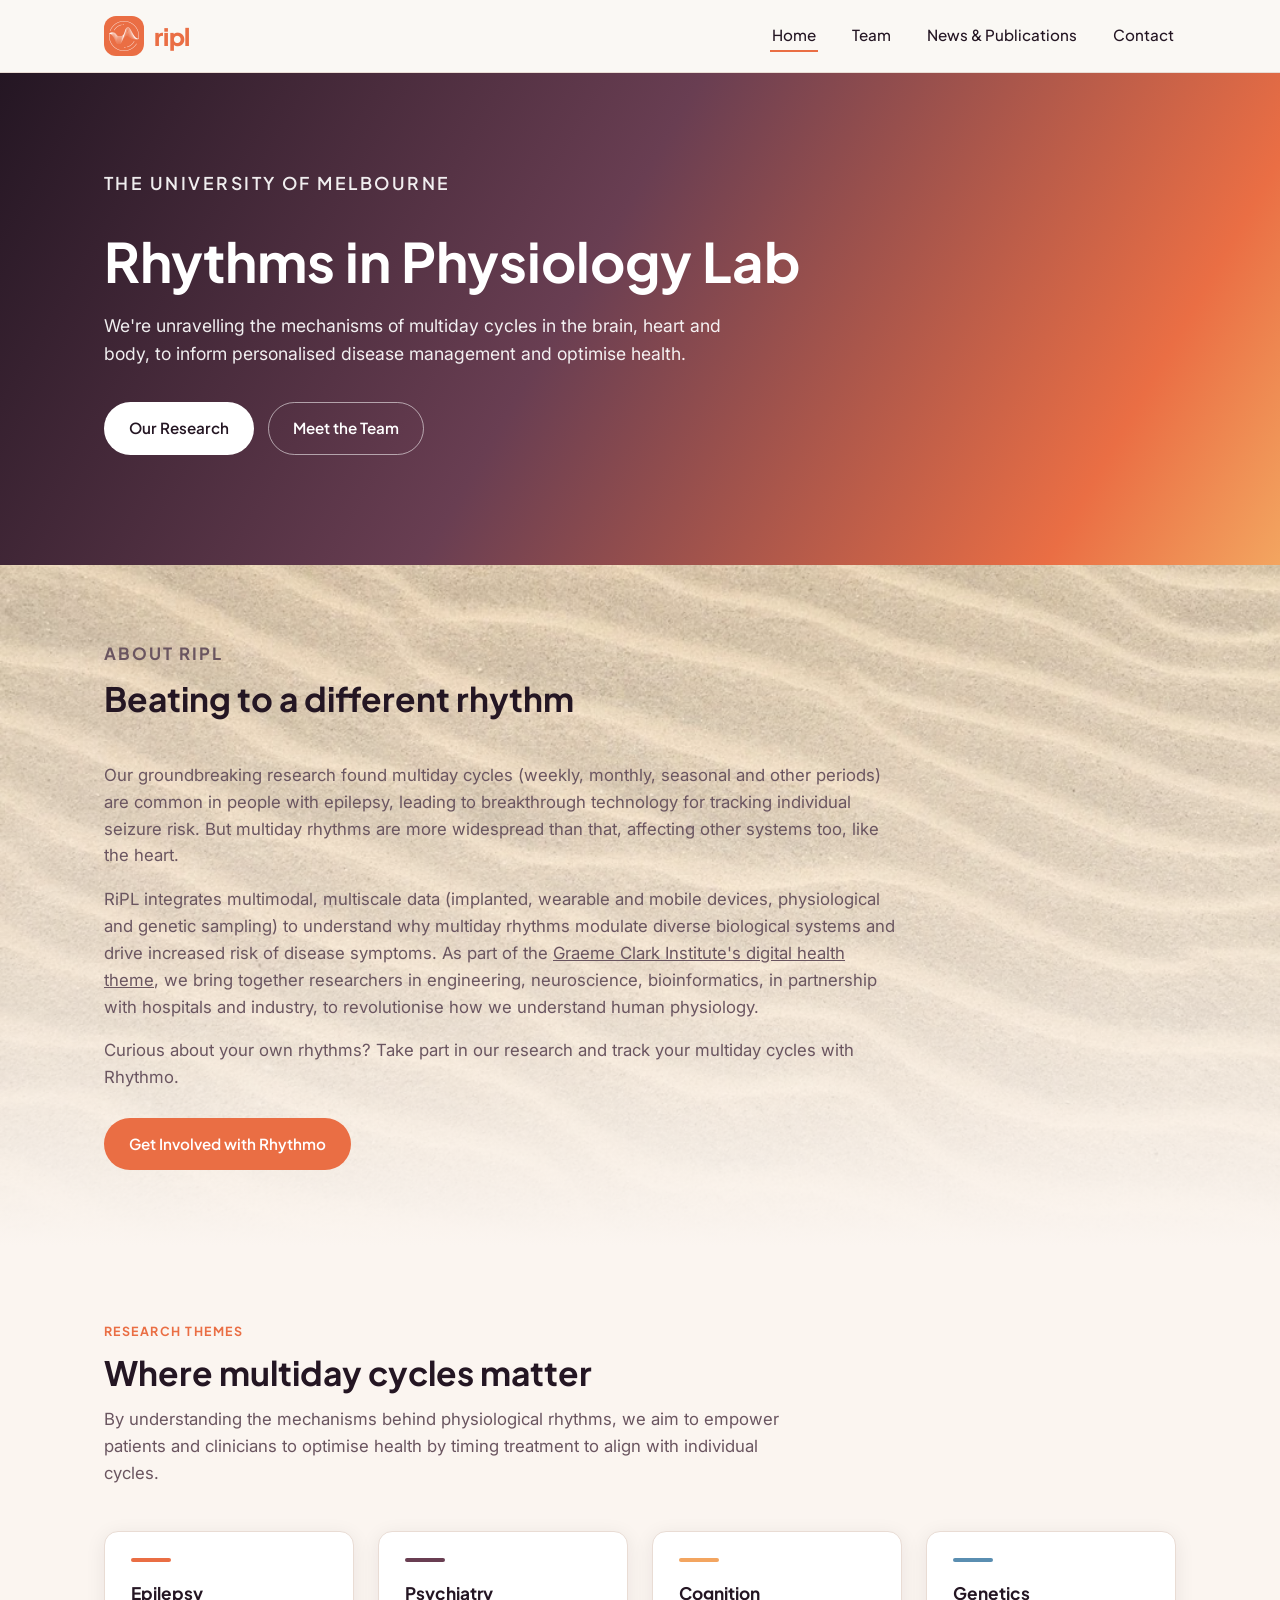
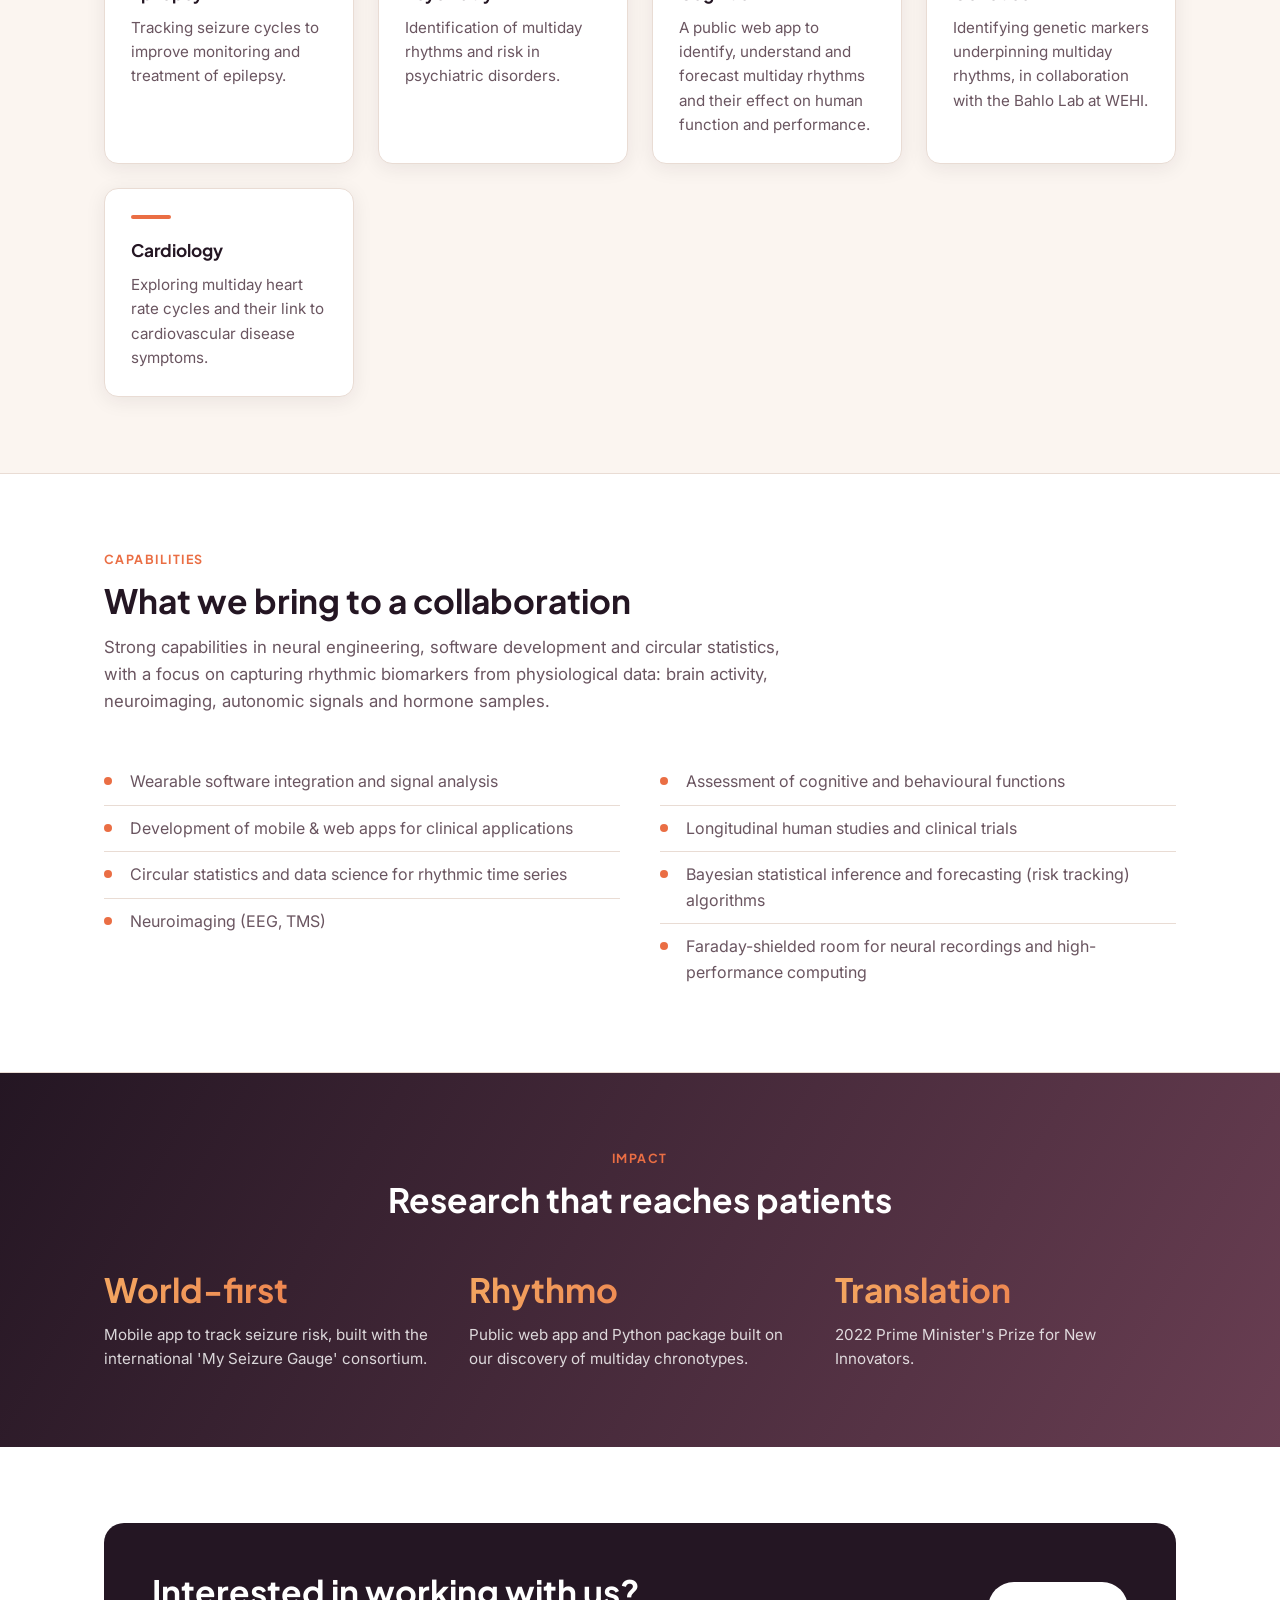
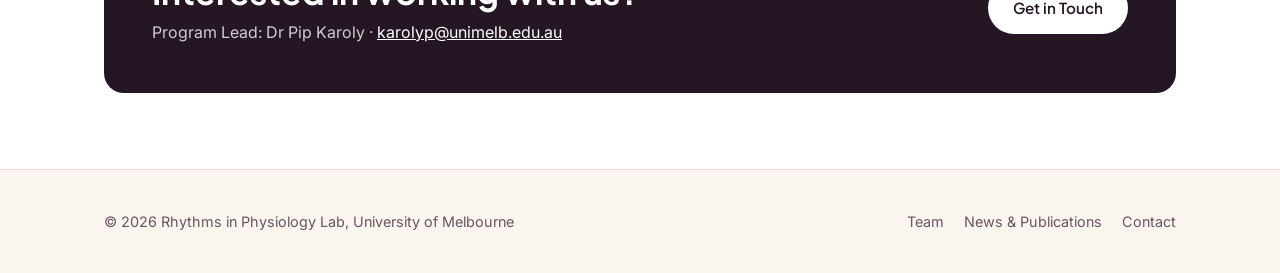
<file: index.html>
<!DOCTYPE html>
<html lang="en">
<head>
<meta charset="UTF-8">
<meta name="viewport" content="width=device-width, initial-scale=1.0">
<title>RiPL | Rhythms in Physiology Lab</title>
<meta name="description" content="The Rhythms in Physiology Lab (RiPL) at the University of Melbourne studies multiday cycles in the brain, heart and body to inform personalised disease management.">
<link rel="stylesheet" href="css/style.css?v=8">
<link rel="preconnect" href="https://fonts.googleapis.com">
<link rel="preconnect" href="https://fonts.gstatic.com" crossorigin>
<link href="https://fonts.googleapis.com/css2?family=Plus+Jakarta+Sans:wght@600;700;800&family=Inter:wght@400;500;600&display=swap" rel="stylesheet">
<link rel="icon" type="image/png" href="[data-uri]">
</head>
<body>

<header class="site-header">
  <nav class="nav">
    <a href="index.html" class="logo" aria-label="Rhythms in Physiology Lab (RiPL) home"><span class="logo-chip"><img src="assets/logo-mark.png" alt=""></span><span class="logo-word">ripl</span></a>
    <button class="nav-toggle" aria-label="Toggle navigation" aria-expanded="false">
      <span></span><span></span><span></span>
    </button>
    <ul class="nav-links">
      <li><a href="index.html" aria-current="page">Home</a></li>
      <li><a href="team.html">Team</a></li>
      <li><a href="publications.html">News &amp; Publications</a></li>
      <li><a href="index.html#contact">Contact</a></li>
    </ul>
  </nav>
</header>

<section class="hero">
  <div class="hero-inner">
    <p class="eyebrow">The University of Melbourne</p>
    <h1>Rhythms in Physiology Lab</h1>
    <p>We're unravelling the mechanisms of multiday cycles in the brain, heart and body, to inform personalised disease management and optimise health.</p>
    <div class="btn-row">
      <a href="#research" class="btn btn-primary">Our Research</a>
      <a href="team.html" class="btn btn-secondary">Meet the Team</a>
    </div>
  </div>
</section>

<section class="about-section">
  <div class="wrap">
    <div class="section-head">
      <p class="eyebrow-dark">About RiPL</p>
      <h2>Beating to a different rhythm</h2>
    </div>
    <p>Our groundbreaking research found multiday cycles (weekly, monthly, seasonal and other periods) are common in people with epilepsy, leading to breakthrough technology for tracking individual seizure risk. But multiday rhythms are more widespread than that, affecting other systems too, like the heart.</p>
    <p>RiPL integrates multimodal, multiscale data (implanted, wearable and mobile devices, physiological and genetic sampling) to understand why multiday rhythms modulate diverse biological systems and drive increased risk of disease symptoms. As part of the <a href="https://clarkinstitute.unimelb.edu.au/research/digital-health-technologies-and-simulation" target="_blank" rel="noopener">Graeme Clark Institute's digital health theme</a>, we bring together researchers in engineering, neuroscience, bioinformatics, in partnership with hospitals and industry, to revolutionise how we understand human physiology.</p>
    <p>Curious about your own rhythms? Take part in our research and track your multiday cycles with Rhythmo.</p>
    <a class="btn btn-cta" href="https://rhythmo.me" target="_blank" rel="noopener">Get Involved with Rhythmo</a>
  </div>
</section>

<section id="research">
  <div class="wrap">
    <div class="section-head">
      <p class="eyebrow-dark">Research Themes</p>
      <h2>Where multiday cycles matter</h2>
      <p class="lede">By understanding the mechanisms behind physiological rhythms, we aim to empower patients and clinicians to optimise health by timing treatment to align with individual cycles.</p>
    </div>
    <div class="grid research-grid">
      <div class="card">
        <div class="card-top-bar"></div>
        <h3>Epilepsy</h3>
        <p>Tracking seizure cycles to improve monitoring and treatment of epilepsy.</p>
      </div>
      <div class="card">
        <div class="card-top-bar"></div>
        <h3>Psychiatry</h3>
        <p>Identification of multiday rhythms and risk in psychiatric disorders.</p>
      </div>
      <div class="card">
        <div class="card-top-bar"></div>
        <h3>Cognition</h3>
        <p>A public web app to identify, understand and forecast multiday rhythms and their effect on human function and performance.</p>
      </div>
      <div class="card">
        <div class="card-top-bar"></div>
        <h3>Genetics</h3>
        <p>Identifying genetic markers underpinning multiday rhythms, in collaboration with the Bahlo Lab at WEHI.</p>
      </div>
      <div class="card">
        <div class="card-top-bar"></div>
        <h3>Cardiology</h3>
        <p>Exploring multiday heart rate cycles and their link to cardiovascular disease symptoms.</p>
      </div>
    </div>
  </div>
</section>

<section class="capabilities">
  <div class="wrap">
    <div class="section-head">
      <p class="eyebrow-dark">Capabilities</p>
      <h2>What we bring to a collaboration</h2>
      <p class="lede">Strong capabilities in neural engineering, software development and circular statistics, with a focus on capturing rhythmic biomarkers from physiological data: brain activity, neuroimaging, autonomic signals and hormone samples.</p>
    </div>
    <div class="cap-cols">
      <ul>
        <li>Wearable software integration and signal analysis</li>
        <li>Development of mobile &amp; web apps for clinical applications</li>
        <li>Circular statistics and data science for rhythmic time series</li>
        <li>Neuroimaging (EEG, TMS)</li>
      </ul>
      <ul>
        <li>Assessment of cognitive and behavioural functions</li>
        <li>Longitudinal human studies and clinical trials</li>
        <li>Bayesian statistical inference and forecasting (risk tracking) algorithms</li>
        <li>Faraday-shielded room for neural recordings and high-performance computing</li>
      </ul>
    </div>
  </div>
</section>

<section class="stats">
  <div class="wrap">
    <div class="section-head center">
      <p class="eyebrow-dark">Impact</p>
      <h2>Research that reaches patients</h2>
    </div>
    <div class="grid">
      <div class="stat-block">
        <p class="stat-num">World-first</p>
        <p>Mobile app to track seizure risk, built with the international 'My Seizure Gauge' consortium.</p>
      </div>
      <div class="stat-block">
        <p class="stat-num">Rhythmo</p>
        <p>Public web app and Python package built on our discovery of multiday chronotypes.</p>
      </div>
      <div class="stat-block">
        <p class="stat-num">Translation</p>
        <p>2022 Prime Minister's Prize for New Innovators.</p>
      </div>
    </div>
  </div>
</section>

<section class="contact-band" id="contact">
  <div class="wrap">
    <div class="contact-card">
      <div>
        <h2>Interested in working with us?</h2>
        <p>Program Lead: Dr Pip Karoly · <a href="mailto:karolyp@unimelb.edu.au" style="color:#fff;">karolyp@unimelb.edu.au</a></p>
      </div>
      <a class="btn btn-primary" href="mailto:karolyp@unimelb.edu.au">Get in Touch</a>
    </div>
  </div>
</section>

<footer>
  <div class="wrap footer-inner">
    <span>© <span id="year"></span> Rhythms in Physiology Lab, University of Melbourne</span>
    <ul class="footer-links">
      <li><a href="team.html">Team</a></li>
      <li><a href="publications.html">News &amp; Publications</a></li>
      <li><a href="mailto:karolyp@unimelb.edu.au">Contact</a></li>
    </ul>
  </div>
</footer>

<script src="js/main.js?v=4"></script>
</body>
</html>
</file>
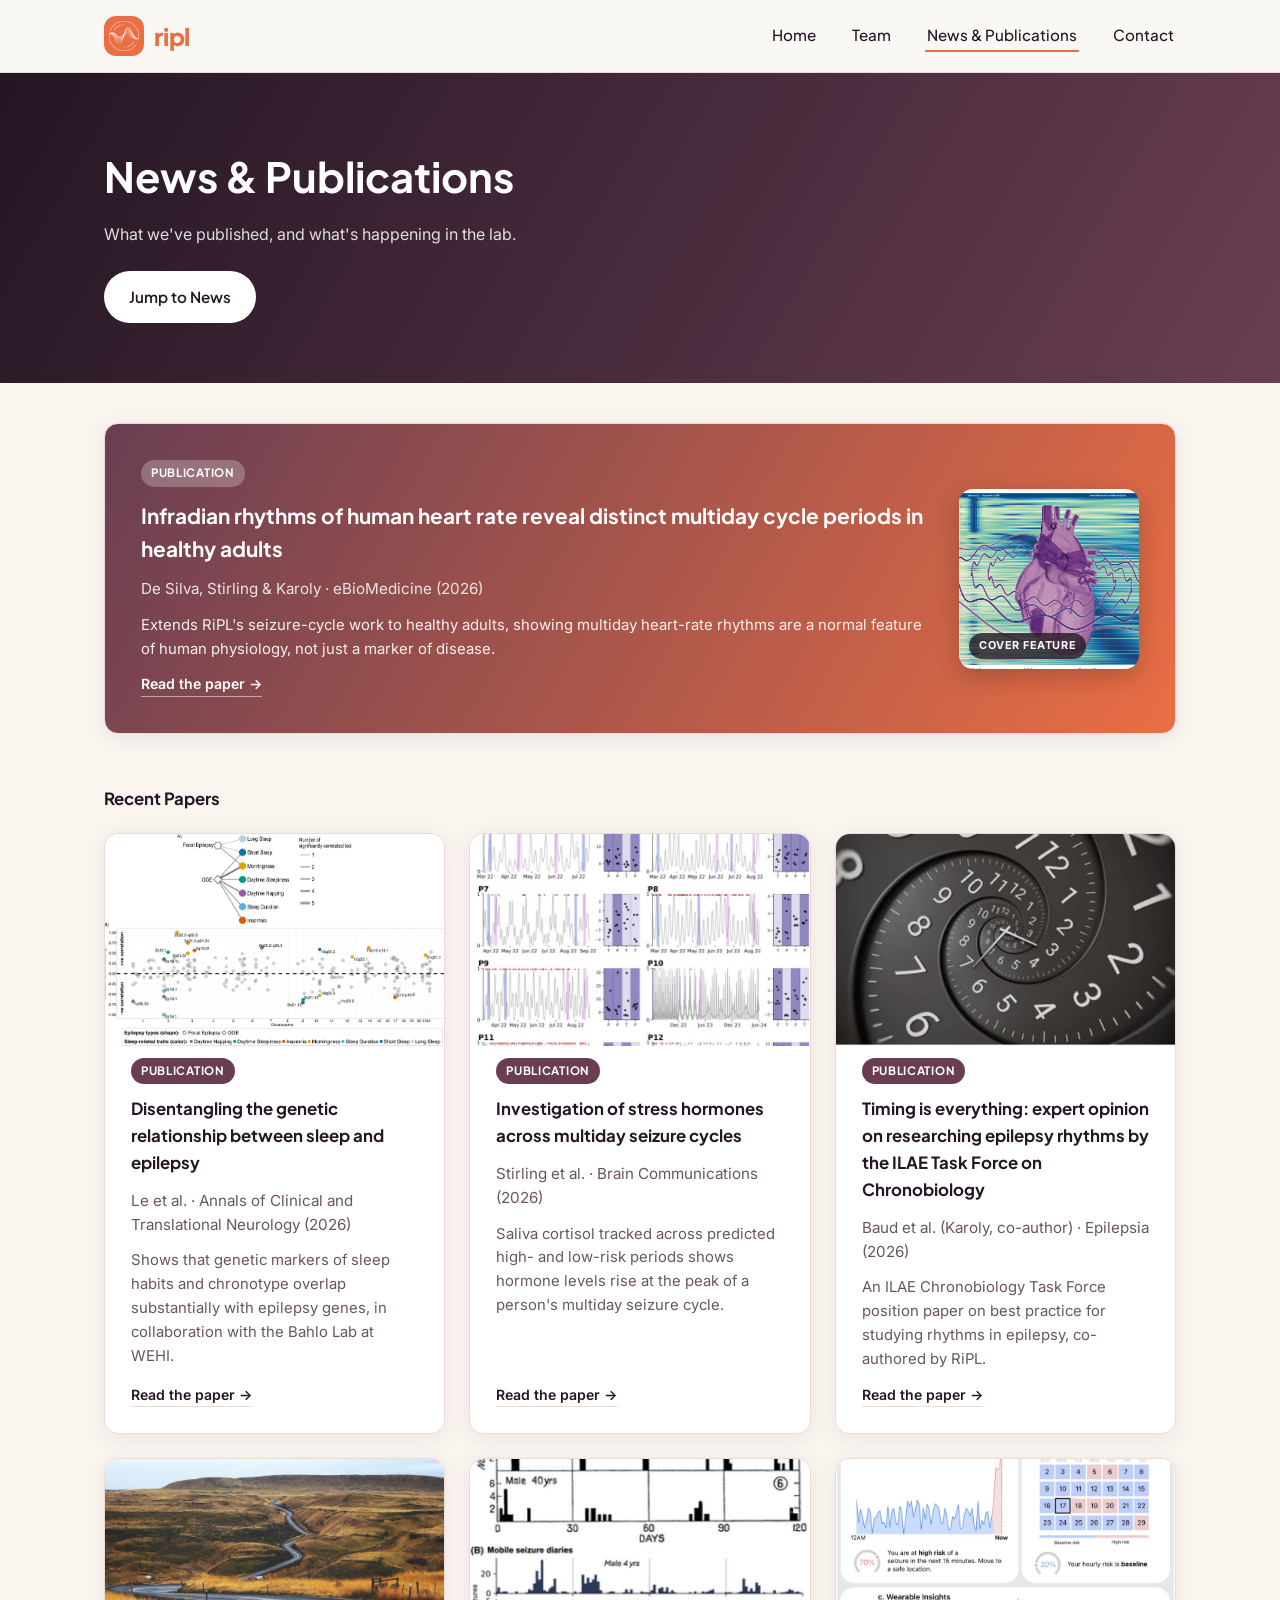
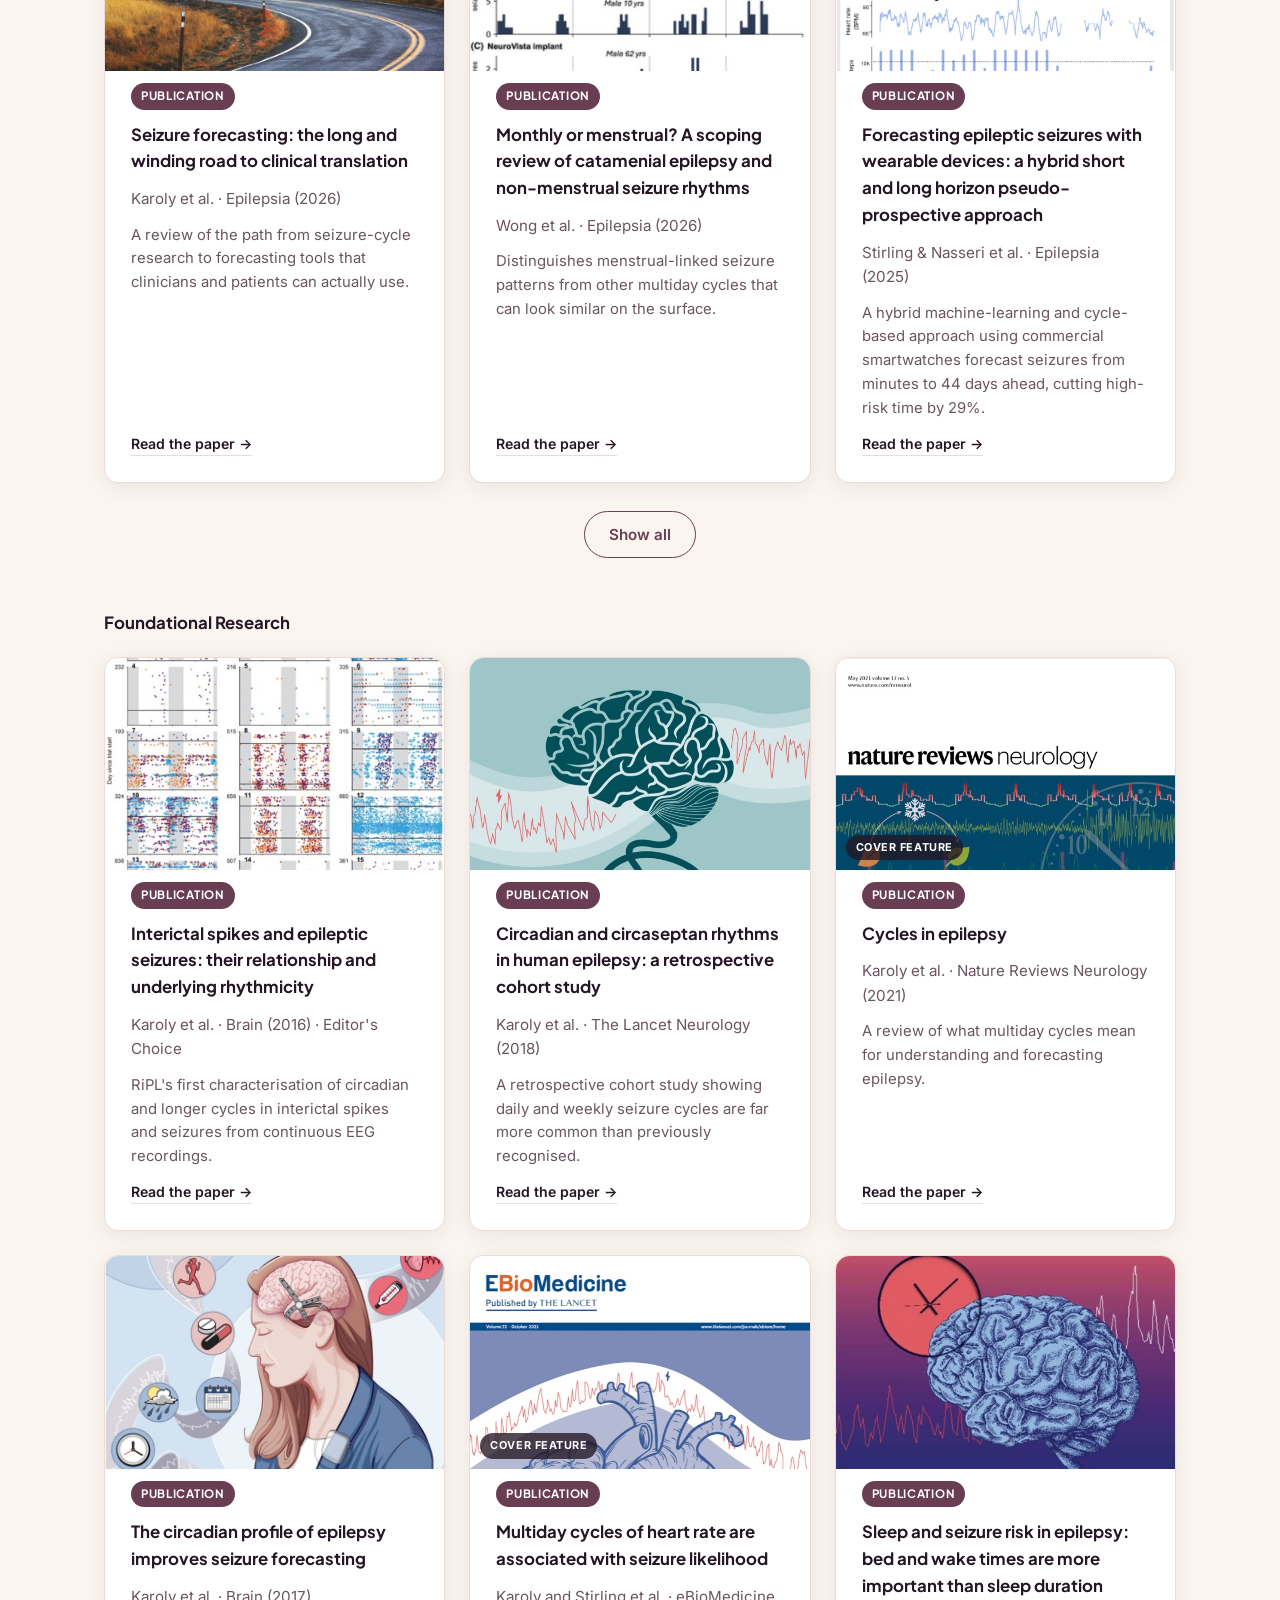
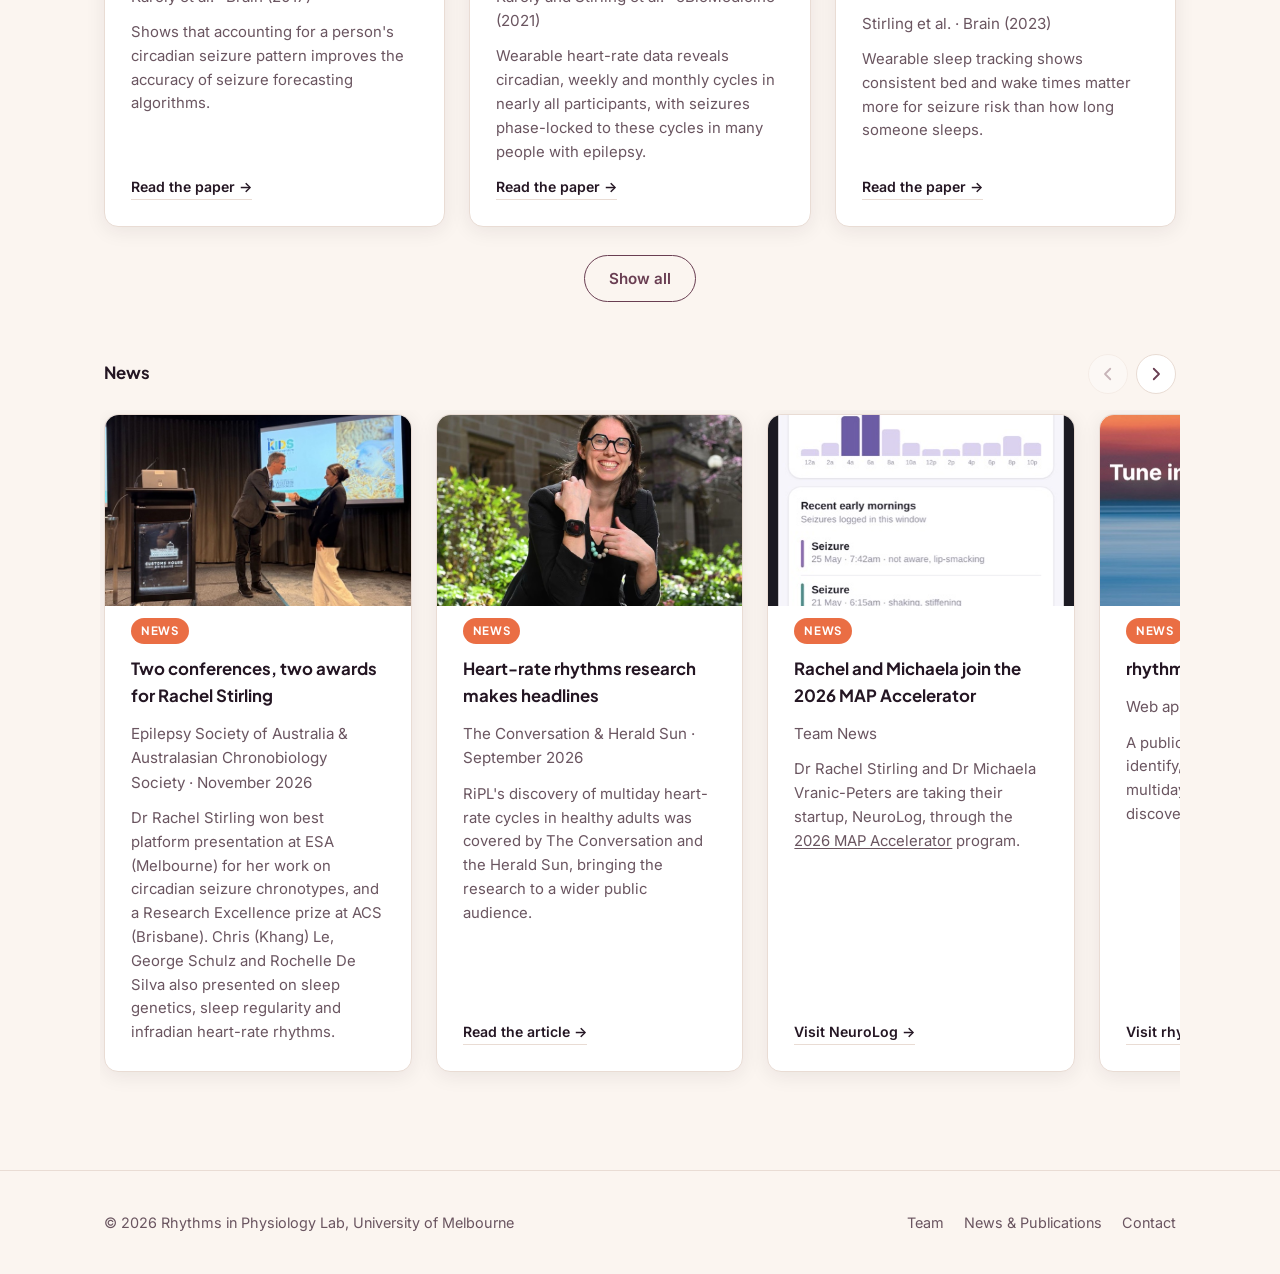
<file: publications.html>
<!DOCTYPE html>
<html lang="en">
<head>
<meta charset="UTF-8">
<meta name="viewport" content="width=device-width, initial-scale=1.0">
<title>News &amp; Publications | RiPL</title>
<meta name="description" content="Latest news and scientific publications from the Rhythms in Physiology Lab, University of Melbourne.">
<link rel="stylesheet" href="css/style.css?v=8">
<link rel="preconnect" href="https://fonts.googleapis.com">
<link rel="preconnect" href="https://fonts.gstatic.com" crossorigin>
<link href="https://fonts.googleapis.com/css2?family=Plus+Jakarta+Sans:wght@600;700;800&family=Inter:wght@400;500;600&display=swap" rel="stylesheet">
<link rel="icon" type="image/png" href="[data-uri]">
</head>
<body>

<header class="site-header">
  <nav class="nav">
    <a href="index.html" class="logo" aria-label="Rhythms in Physiology Lab (RiPL) home"><span class="logo-chip"><img src="assets/logo-mark.png" alt=""></span><span class="logo-word">ripl</span></a>
    <button class="nav-toggle" aria-label="Toggle navigation" aria-expanded="false">
      <span></span><span></span><span></span>
    </button>
    <ul class="nav-links">
      <li><a href="index.html">Home</a></li>
      <li><a href="team.html">Team</a></li>
      <li><a href="publications.html" aria-current="page">News &amp; Publications</a></li>
      <li><a href="index.html#contact">Contact</a></li>
    </ul>
  </nav>
</header>

<section class="page-hero">
  <div class="wrap">
    <h1>News &amp; Publications</h1>
    <p>What we've published, and what's happening in the lab.</p>
    <div class="btn-row">
      <a href="#news" class="btn btn-primary">Jump to News</a>
    </div>
  </div>
</section>

<section class="pubs-section">
  <div class="wrap">

    <div class="card pub-card featured">
      <div class="pub-featured-content">
        <span class="badge publication">Publication</span>
        <h3>Infradian rhythms of human heart rate reveal distinct multiday cycle periods in healthy adults</h3>
        <p class="pub-meta">De Silva, Stirling &amp; Karoly · eBioMedicine (2026)</p>
        <p class="blurb">Extends RiPL's seizure-cycle work to healthy adults, showing multiday heart-rate rhythms are a normal feature of human physiology, not just a marker of disease.</p>
        <a class="read-more" href="https://www.thelancet.com/journals/ebiom/article/PIIS2352-3964(26)00328-2/fulltext" target="_blank" rel="noopener">Read the paper →</a>
      </div>
      <div class="pub-card-media featured-thumb">
        <img class="pub-card-image" src="assets/cover-ebiomedicine-2026-desilva.jpg" alt="eBioMedicine, September 2026 cover: Infradian rhythms of human heart rate reveal distinct multiday cycle periods in healthy adults">
        <span class="card-tag">Cover Feature</span>
      </div>
    </div>

    <p class="team-group-title">Recent Papers</p>
    <div class="grid pub-grid" data-collapsible="papers">

      <div class="card pub-card">
        <div class="pub-card-media">
          <img class="pub-card-image" src="assets/cover-acn-2026-le.jpg" alt="Network and chromosome plots showing genetic correlation between epilepsy types and sleep traits such as morningness, insomnia and sleep duration">
        </div>
        <span class="badge publication">Publication</span>
        <h3>Disentangling the genetic relationship between sleep and epilepsy</h3>
        <p class="pub-meta">Le et al. · Annals of Clinical and Translational Neurology (2026)</p>
        <p class="blurb">Shows that genetic markers of sleep habits and chronotype overlap substantially with epilepsy genes, in collaboration with the Bahlo Lab at WEHI.</p>
        <a class="read-more" href="https://onlinelibrary.wiley.com/doi/full/10.1002/acn3.70568" target="_blank" rel="noopener">Read the paper →</a>
      </div>

      <div class="card pub-card">
        <div class="pub-card-media">
          <img class="pub-card-image" src="assets/cover-braincomms-2026.jpg" alt="Forecasted seizure likelihood and cortisol levels across multiday cycles, from the stress hormones paper">
        </div>
        <span class="badge publication">Publication</span>
        <h3>Investigation of stress hormones across multiday seizure cycles</h3>
        <p class="pub-meta">Stirling et al. · Brain Communications (2026)</p>
        <p class="blurb">Saliva cortisol tracked across predicted high- and low-risk periods shows hormone levels rise at the peak of a person's multiday seizure cycle.</p>
        <a class="read-more" href="https://academic.oup.com/braincomms/article/8/3/fcag217/8703644" target="_blank" rel="noopener">Read the paper →</a>
      </div>

      <div class="card pub-card">
        <div class="pub-card-media">
          <img class="pub-card-image" src="assets/cover-epilepsia-2026-timing.jpg" alt="A spiralling clock face, illustrating 'Timing is everything'">
        </div>
        <span class="badge publication">Publication</span>
        <h3>Timing is everything: expert opinion on researching epilepsy rhythms by the ILAE Task Force on Chronobiology</h3>
        <p class="pub-meta">Baud et al. (Karoly, co-author) · Epilepsia (2026)</p>
        <p class="blurb">An ILAE Chronobiology Task Force position paper on best practice for studying rhythms in epilepsy, co-authored by RiPL.</p>
        <a class="read-more" href="https://onlinelibrary.wiley.com/doi/full/10.1002/epi.70077" target="_blank" rel="noopener">Read the paper →</a>
      </div>

      <div class="card pub-card">
        <div class="pub-card-media">
          <img class="pub-card-image" src="assets/cover-epilepsia-2026-translation.jpg" alt="A long, winding road through hills, illustrating the road to clinical translation">
        </div>
        <span class="badge publication">Publication</span>
        <h3>Seizure forecasting: the long and winding road to clinical translation</h3>
        <p class="pub-meta">Karoly et al. · Epilepsia (2026)</p>
        <p class="blurb">A review of the path from seizure-cycle research to forecasting tools that clinicians and patients can actually use.</p>
        <a class="read-more" href="https://onlinelibrary.wiley.com/doi/abs/10.1002/epi.70394" target="_blank" rel="noopener">Read the paper →</a>
      </div>

      <div class="card pub-card">
        <div class="pub-card-media">
          <img class="pub-card-image" src="assets/cover-epilepsia-2026-catamenial.jpg" alt="Historical seizure diary figures spanning 1938 physician logs to modern wearable and implant data">
        </div>
        <span class="badge publication">Publication</span>
        <h3>Monthly or menstrual? A scoping review of catamenial epilepsy and non-menstrual seizure rhythms</h3>
        <p class="pub-meta">Wong et al. · Epilepsia (2026)</p>
        <p class="blurb">Distinguishes menstrual-linked seizure patterns from other multiday cycles that can look similar on the surface.</p>
        <a class="read-more" href="https://onlinelibrary.wiley.com/doi/full/10.1002/epi.70424" target="_blank" rel="noopener">Read the paper →</a>
      </div>

      <div class="card pub-card">
        <div class="pub-card-media">
          <img class="pub-card-image" src="assets/cover-epilepsia-2025-forecasting.jpg" alt="App screenshots of a seizure warning system, seizure risk calendar and wearable heart-rate insights, from the hybrid forecasting paper">
        </div>
        <span class="badge publication">Publication</span>
        <h3>Forecasting epileptic seizures with wearable devices: a hybrid short and long horizon pseudo-prospective approach</h3>
        <p class="pub-meta">Stirling &amp; Nasseri et al. · Epilepsia (2025)</p>
        <p class="blurb">A hybrid machine-learning and cycle-based approach using commercial smartwatches forecast seizures from minutes to 44 days ahead, cutting high-risk time by 29%.</p>
        <a class="read-more" href="https://pmc.ncbi.nlm.nih.gov/articles/PMC12344589/" target="_blank" rel="noopener">Read the paper →</a>
      </div>

      <div class="card pub-card">
        <div class="pub-card-media">
          <img class="pub-card-image" src="assets/cover-epilepsia-2025-circadian.jpg" alt="Illustration of a woman adjusting a giant clock with a globe at its centre, split between day and night">
        </div>
        <span class="badge publication">Publication</span>
        <h3>More variable circadian rhythms in epilepsy captured by long-term heart rate recordings from wearable sensors</h3>
        <p class="pub-meta">Smith et al. (Stirling, co-author) · Epilepsia (2025)</p>
        <p class="blurb">Long-term wearable heart-rate data shows people with epilepsy have more variable circadian rhythms than those without.</p>
        <a class="read-more" href="https://onlinelibrary.wiley.com/doi/10.1111/epi.18424" target="_blank" rel="noopener">Read the paper →</a>
      </div>

      <div class="card pub-card">
        <div class="pub-card-media">
          <img class="pub-card-image" src="assets/cover-annals-2024.jpg" alt="Figure showing the pro-ictal EEG scheduling method, from self-reported forecast to vEEG monitoring to outcome extraction">
        </div>
        <span class="badge publication">Publication</span>
        <h3>Pro-ictal EEG scheduling improves the yield of epilepsy monitoring</h3>
        <p class="pub-meta">Naim-Feil et al. · Annals of Neurology (2024)</p>
        <p class="blurb">Validates using multiday seizure cycles to time video-EEG monitoring, catching more seizures per admission.</p>
        <a class="read-more" href="https://onlinelibrary.wiley.com/doi/full/10.1002/ana.27078" target="_blank" rel="noopener">Read the paper →</a>
      </div>

    </div>

    <p class="team-group-title">Foundational Research</p>
    <div class="grid pub-grid" data-collapsible="papers">

      <div class="card pub-card">
        <div class="pub-card-media">
          <img class="pub-card-image" src="assets/cover-brain-2016.jpg" alt="Raster plots of interictal spikes and seizures over time, from the 2016 Brain paper">
        </div>
        <span class="badge publication">Publication</span>
        <h3>Interictal spikes and epileptic seizures: their relationship and underlying rhythmicity</h3>
        <p class="pub-meta">Karoly et al. · Brain (2016) · Editor's Choice</p>
        <p class="blurb">RiPL's first characterisation of circadian and longer cycles in interictal spikes and seizures from continuous EEG recordings.</p>
        <a class="read-more" href="https://academic.oup.com/brain/article-abstract/139/4/1066/2464379" target="_blank" rel="noopener">Read the paper →</a>
      </div>

      <div class="card pub-card">
        <div class="pub-card-media">
          <img class="pub-card-image" src="assets/cover-laneur-2018.jpg" alt="Illustration of a brain over an EEG-style trace, for the 2018 Lancet Neurology paper">
        </div>
        <span class="badge publication">Publication</span>
        <h3>Circadian and circaseptan rhythms in human epilepsy: a retrospective cohort study</h3>
        <p class="pub-meta">Karoly et al. · The Lancet Neurology (2018)</p>
        <p class="blurb">A retrospective cohort study showing daily and weekly seizure cycles are far more common than previously recognised.</p>
        <a class="read-more" href="https://www.thelancet.com/journals/laneur/article/PIIS1474-4422(18)30274-6/abstract" target="_blank" rel="noopener">Read the paper →</a>
      </div>

      <div class="card pub-card">
        <div class="pub-card-media">
          <img class="pub-card-image obj-top" src="assets/cover-natrevneurol-2021.jpg" alt="Nature Reviews Neurology, May 2021 cover: Cycles in Epilepsy">
          <span class="card-tag">Cover Feature</span>
        </div>
        <span class="badge publication">Publication</span>
        <h3>Cycles in epilepsy</h3>
        <p class="pub-meta">Karoly et al. · Nature Reviews Neurology (2021)</p>
        <p class="blurb">A review of what multiday cycles mean for understanding and forecasting epilepsy.</p>
        <a class="read-more" href="https://www.nature.com/articles/s41582-021-00464-1" target="_blank" rel="noopener">Read the paper →</a>
      </div>

      <div class="card pub-card">
        <div class="pub-card-media">
          <img class="pub-card-image" src="assets/cover-brain-2017.jpg" alt="Illustration of a person with a wearable brain monitor and multiple physiological data streams, for the circadian profile of epilepsy paper">
        </div>
        <span class="badge publication">Publication</span>
        <h3>The circadian profile of epilepsy improves seizure forecasting</h3>
        <p class="pub-meta">Karoly et al. · Brain (2017)</p>
        <p class="blurb">Shows that accounting for a person's circadian seizure pattern improves the accuracy of seizure forecasting algorithms.</p>
        <a class="read-more" href="https://academic.oup.com/brain/article/140/8/2169/4032453" target="_blank" rel="noopener">Read the paper →</a>
      </div>

      <div class="card pub-card">
        <div class="pub-card-media">
          <img class="pub-card-image obj-top" src="assets/cover-ebiomedicine-2021.jpg" alt="eBioMedicine, October 2021 cover: Multiday cycles of heart rate are associated with seizure likelihood">
          <span class="card-tag">Cover Feature</span>
        </div>
        <span class="badge publication">Publication</span>
        <h3>Multiday cycles of heart rate are associated with seizure likelihood</h3>
        <p class="pub-meta">Karoly and Stirling et al. · eBioMedicine (2021)</p>
        <p class="blurb">Wearable heart-rate data reveals circadian, weekly and monthly cycles in nearly all participants, with seizures phase-locked to these cycles in many people with epilepsy.</p>
        <a class="read-more" href="https://www.ncbi.nlm.nih.gov/pmc/articles/PMC8517288/" target="_blank" rel="noopener">Read the paper →</a>
      </div>

      <div class="card pub-card">
        <div class="pub-card-media">
          <img class="pub-card-image" src="assets/cover-brain-2023.jpg" alt="Illustration of a brain and clock over an EEG-style trace, for the sleep and seizure risk paper">
        </div>
        <span class="badge publication">Publication</span>
        <h3>Sleep and seizure risk in epilepsy: bed and wake times are more important than sleep duration</h3>
        <p class="pub-meta">Stirling et al. · Brain (2023)</p>
        <p class="blurb">Wearable sleep tracking shows consistent bed and wake times matter more for seizure risk than how long someone sleeps.</p>
        <a class="read-more" href="https://academic.oup.com/brain/article/146/7/2803/6895198" target="_blank" rel="noopener">Read the paper →</a>
      </div>

      <div class="card pub-card">
        <div class="pub-card-media">
          <img class="pub-card-image" src="assets/cover-ebiomedicine-2023-xiong.jpg" alt="Illustration of hands holding a smartphone with a seizure risk forecast app, next to a wearable wristband">
        </div>
        <span class="badge publication">Publication</span>
        <h3>Forecasting seizure likelihood from cycles of self-reported events and heart rate: a prospective pilot study</h3>
        <p class="pub-meta">Xiong, Stirling &amp; Karoly et al. · eBioMedicine (2023)</p>
        <p class="blurb">Combining seizure and heart-rate cycles from wearables into a single forecasting algorithm improved seizure-risk prediction, validated prospectively for the first time.</p>
        <a class="read-more" href="https://www.thelancet.com/journals/ebiom/article/PIIS2352-3964(23)00221-9/fulltext" target="_blank" rel="noopener">Read the paper →</a>
      </div>

    </div>

    <p class="team-group-title" id="news">News</p>
    <div class="grid pub-grid" data-scroller="news" aria-label="News items">

      <div class="card pub-card">
        <div class="pub-card-media">
          <img class="pub-card-image" src="assets/news-conferences-2026-awards.jpg" alt="Dr Rachel Stirling receiving a prize on stage at the Australasian Chronobiology Society annual meeting in Brisbane">
        </div>
        <span class="badge news">News</span>
        <h3>Two conferences, two awards for Rachel Stirling</h3>
        <p class="pub-meta">Epilepsy Society of Australia &amp; Australasian Chronobiology Society · November 2026</p>
        <p class="blurb">Dr Rachel Stirling won best platform presentation at ESA (Melbourne) for her work on circadian seizure chronotypes, and a Research Excellence prize at ACS (Brisbane). Chris (Khang) Le, George Schulz and Rochelle De Silva also presented on sleep genetics, sleep regularity and infradian heart-rate rhythms.</p>
      </div>

      <div class="card pub-card">
        <div class="pub-card-media">
          <img class="pub-card-image" src="assets/news-media-2026-heart-rate.jpg" alt="Dr Pip Karoly wearing a smartwatch, photographed for Herald Sun coverage of RiPL's heart-rate rhythms research">
        </div>
        <span class="badge news">News</span>
        <h3>Heart-rate rhythms research makes headlines</h3>
        <p class="pub-meta">The Conversation &amp; Herald Sun · September 2026</p>
        <p class="blurb">RiPL's discovery of multiday heart-rate cycles in healthy adults was covered by The Conversation and the Herald Sun, bringing the research to a wider public audience.</p>
        <a class="read-more" href="https://theconversation.com/data-from-more-than-600-people-shows-resting-heart-rates-have-their-own-secret-rhythm-290635" target="_blank" rel="noopener">Read the article →</a>
      </div>

      <div class="card pub-card">
        <div class="pub-card-media">
          <img class="pub-card-image" src="assets/news-neurolog-map.jpg" alt="A screenshot of the NeuroLog app showing a seizure morning pattern insight">
        </div>
        <span class="badge news">News</span>
        <h3>Rachel and Michaela join the 2026 MAP Accelerator</h3>
        <p class="pub-meta">Team News</p>
        <p class="blurb">Dr Rachel Stirling and Dr Michaela Vranic-Peters are taking their startup, NeuroLog, through the <a href="https://resplendent-frangipane-8c1cf6.netlify.app/" target="_blank" rel="noopener">2026 MAP Accelerator</a> program.</p>
        <a class="read-more" href="https://neurologapp.com/" target="_blank" rel="noopener">Visit NeuroLog →</a>
      </div>

      <div class="card pub-card">
        <div class="pub-card-media">
          <img class="pub-card-image" src="assets/news-rhythmo-launch.jpg" alt="The rhythmo.me landing page: Tune into your inner rhythm">
        </div>
        <span class="badge news">News</span>
        <h3>rhythmo.me launched</h3>
        <p class="pub-meta">Web app</p>
        <p class="blurb">A publicly accessible web app to identify, understand and forecast multiday rhythms, grown out of our discovery of multiday chronotypes.</p>
        <a class="read-more" href="https://rhythmo.me" target="_blank" rel="noopener">Visit rhythmo.me →</a>
      </div>

      <div class="card pub-card">
        <div class="pub-card-media">
          <img class="pub-card-image" src="assets/news-pm-prize-2022.jpg" alt="Dr Pip Karoly accepting the 2022 Prime Minister's Prize for New Innovators">
        </div>
        <span class="badge news">News</span>
        <h3>Prime Minister's Prize for New Innovators</h3>
        <p class="pub-meta">2022</p>
        <p class="blurb">RiPL's seizure-forecasting research was recognised with the 2022 Prime Minister's Prize for New Innovators.</p>
      </div>

    </div>

  </div>
</section>

<footer>
  <div class="wrap footer-inner">
    <span>© <span id="year"></span> Rhythms in Physiology Lab, University of Melbourne</span>
    <ul class="footer-links">
      <li><a href="team.html">Team</a></li>
      <li><a href="publications.html">News &amp; Publications</a></li>
      <li><a href="mailto:karolyp@unimelb.edu.au">Contact</a></li>
    </ul>
  </div>
</footer>

<script src="js/main.js?v=4"></script>
</body>
</html>
</file>
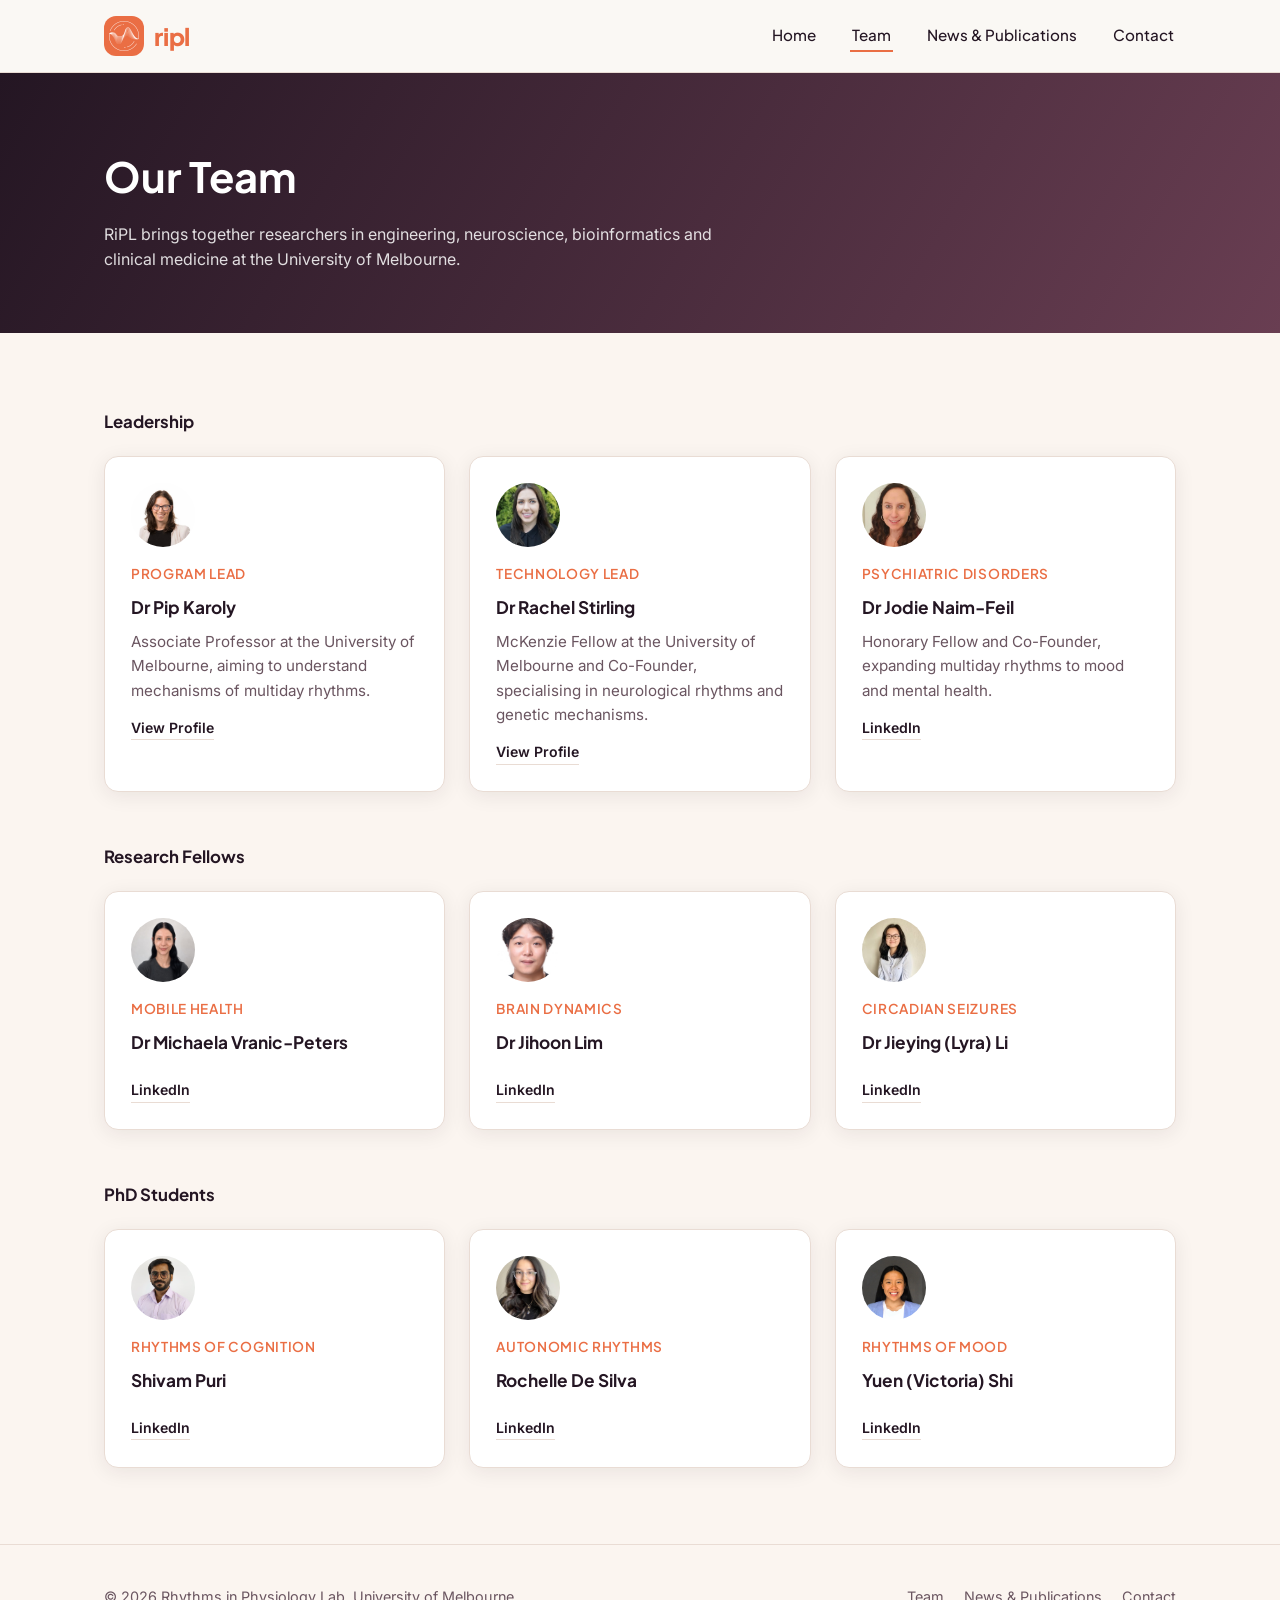
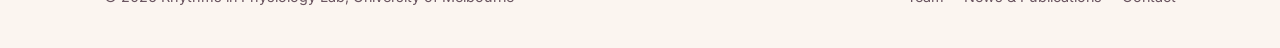
<file: team.html>
<!DOCTYPE html>
<html lang="en">
<head>
<meta charset="UTF-8">
<meta name="viewport" content="width=device-width, initial-scale=1.0">
<title>Team | RiPL</title>
<meta name="description" content="Meet the RiPL team: leadership, research fellows and PhD students at the University of Melbourne.">
<link rel="stylesheet" href="css/style.css?v=8">
<link rel="preconnect" href="https://fonts.googleapis.com">
<link rel="preconnect" href="https://fonts.gstatic.com" crossorigin>
<link href="https://fonts.googleapis.com/css2?family=Plus+Jakarta+Sans:wght@600;700;800&family=Inter:wght@400;500;600&display=swap" rel="stylesheet">
<link rel="icon" type="image/png" href="[data-uri]">
</head>
<body>

<header class="site-header">
  <nav class="nav">
    <a href="index.html" class="logo" aria-label="Rhythms in Physiology Lab (RiPL) home"><span class="logo-chip"><img src="assets/logo-mark.png" alt=""></span><span class="logo-word">ripl</span></a>
    <button class="nav-toggle" aria-label="Toggle navigation" aria-expanded="false">
      <span></span><span></span><span></span>
    </button>
    <ul class="nav-links">
      <li><a href="index.html">Home</a></li>
      <li><a href="team.html" aria-current="page">Team</a></li>
      <li><a href="publications.html">News &amp; Publications</a></li>
      <li><a href="index.html#contact">Contact</a></li>
    </ul>
  </nav>
</header>

<section class="page-hero">
  <div class="wrap">
    <h1>Our Team</h1>
    <p>RiPL brings together researchers in engineering, neuroscience, bioinformatics and clinical medicine at the University of Melbourne.</p>
  </div>
</section>

<section>
  <div class="wrap">

    <p class="team-group-title">Leadership</p>
    <div class="grid team-grid">

      <div class="card team-card">
        <div class="avatar"><img src="assets/headshot-pip.jpg" alt="Dr Pip Karoly"></div>
        <p class="role">Program Lead</p>
        <h3>Dr Pip Karoly</h3>
        <p>Associate Professor at the University of Melbourne, aiming to understand mechanisms of multiday rhythms.</p>
        <a class="email" href="https://findanexpert.unimelb.edu.au/profile/664387-pip-karoly" target="_blank" rel="noopener">View Profile</a>
      </div>

      <div class="card team-card">
        <div class="avatar"><img src="assets/headshot-rachel.jpg" alt="Dr Rachel Stirling"></div>
        <p class="role">Technology Lead</p>
        <h3>Dr Rachel Stirling</h3>
        <p>McKenzie Fellow at the University of Melbourne and Co-Founder, specialising in neurological rhythms and genetic mechanisms.</p>
        <a class="email" href="https://findanexpert.unimelb.edu.au/profile/878052-rachel-stirling" target="_blank" rel="noopener">View Profile</a>
      </div>

      <div class="card team-card">
        <div class="avatar"><img src="assets/headshot-jodie.jpg" alt="Dr Jodie Naim-Feil"></div>
        <p class="role">Psychiatric Disorders</p>
        <h3>Dr Jodie Naim-Feil</h3>
        <p>Honorary Fellow and Co-Founder, expanding multiday rhythms to mood and mental health.</p>
        <a class="email" href="https://www.linkedin.com/in/jodie-naim-feil-0bb486188/" target="_blank" rel="noopener">LinkedIn</a>
      </div>

    </div>

    <p class="team-group-title">Research Fellows</p>
    <div class="grid team-grid">

      <div class="card team-card">
        <div class="avatar"><img src="assets/headshot-michaela.jpg" alt="Dr Michaela Vranic-Peters"></div>
        <p class="role">Mobile Health</p>
        <h3>Dr Michaela Vranic-Peters</h3>
        <a class="email" href="https://www.linkedin.com/in/michaela-vranic-peters-72ab18379/" target="_blank" rel="noopener">LinkedIn</a>
      </div>

      <div class="card team-card">
        <div class="avatar"><img src="assets/headshot-jihoon.jpg" alt="Dr Jihoon Lim"></div>
        <p class="role">Brain Dynamics</p>
        <h3>Dr Jihoon Lim</h3>
        <a class="email" href="https://www.linkedin.com/in/hoonjilim/" target="_blank" rel="noopener">LinkedIn</a>
      </div>

      <div class="card team-card">
        <div class="avatar"><img src="assets/headshot-lyra.jpg" alt="Dr Jieying (Lyra) Li"></div>
        <p class="role">Circadian Seizures</p>
        <h3>Dr Jieying (Lyra) Li</h3>
        <a class="email" href="https://www.linkedin.com/in/jieying-li/" target="_blank" rel="noopener">LinkedIn</a>
      </div>

    </div>

    <p class="team-group-title">PhD Students</p>
    <div class="grid team-grid">

      <div class="card team-card">
        <div class="avatar"><img src="assets/headshot-shivam.jpg" alt="Shivam Puri"></div>
        <p class="role">Rhythms of Cognition</p>
        <h3>Shivam Puri</h3>
        <a class="email" href="https://www.linkedin.com/in/shivamsunitapuri/" target="_blank" rel="noopener">LinkedIn</a>
      </div>

      <div class="card team-card">
        <div class="avatar"><img src="assets/headshot-rochelle.jpg" alt="Rochelle De Silva"></div>
        <p class="role">Autonomic Rhythms</p>
        <h3>Rochelle De Silva</h3>
        <a class="email" href="https://www.linkedin.com/in/rochelle-de-silva/" target="_blank" rel="noopener">LinkedIn</a>
      </div>

      <div class="card team-card">
        <div class="avatar"><img src="assets/headshot-victoria.jpg" alt="Yuen (Victoria) Shi"></div>
        <p class="role">Rhythms of Mood</p>
        <h3>Yuen (Victoria) Shi</h3>
        <a class="email" href="https://www.linkedin.com/in/yuenvictoriashi/" target="_blank" rel="noopener">LinkedIn</a>
      </div>

    </div>

  </div>
</section>

<footer>
  <div class="wrap footer-inner">
    <span>© <span id="year"></span> Rhythms in Physiology Lab, University of Melbourne</span>
    <ul class="footer-links">
      <li><a href="team.html">Team</a></li>
      <li><a href="publications.html">News &amp; Publications</a></li>
      <li><a href="mailto:karolyp@unimelb.edu.au">Contact</a></li>
    </ul>
  </div>
</footer>

<script src="js/main.js?v=4"></script>
</body>
</html>
</file>
<file: css/style.css>
:root {
  --night: #241623;
  --dusk: #693e52;
  --dawn: #ea6e44;
  --day: #f3a560;
  --blue: #5a8eb1;
  --bg: #fbf5f0;
  --surface: #ffffff;
  --text: #241623;
  --text-muted: #6a5560;
  --border: #e9dcd4;
  --radius: 14px;
  --max-width: 1120px;
  --shadow: 0 4px 20px rgba(42, 26, 35, 0.08);
  --font-display: "Plus Jakarta Sans", -apple-system, BlinkMacSystemFont, "Segoe UI", sans-serif;
  --font-body: "Inter", -apple-system, BlinkMacSystemFont, "Segoe UI", Roboto, sans-serif;
}

* { box-sizing: border-box; }

html { scroll-behavior: smooth; }

body {
  margin: 0;
  font-family: var(--font-body);
  background: var(--bg);
  color: var(--text);
  line-height: 1.6;
}

h1, h2, h3,
.logo, .btn, .nav-links a,
.eyebrow, .eyebrow-dark,
.badge, .stat-num, .filter-btn,
.team-card .role {
  font-family: var(--font-display);
}

img { max-width: 100%; display: block; }

a { color: inherit; }

.wrap {
  max-width: var(--max-width);
  margin: 0 auto;
  padding: 0 24px;
}

/* ---------- Nav ---------- */
.site-header {
  position: sticky;
  top: 0;
  z-index: 50;
  background: rgba(250, 248, 245, 0.92);
  backdrop-filter: blur(8px);
  border-bottom: 1px solid var(--border);
}

.nav {
  display: flex;
  align-items: center;
  justify-content: space-between;
  padding: 16px 24px;
  max-width: var(--max-width);
  margin: 0 auto;
}

.logo {
  display: flex;
  align-items: center;
  gap: 10px;
  text-decoration: none;
}

.logo-chip {
  width: 40px;
  height: 40px;
  border-radius: 12px;
  background: var(--dawn);
  display: flex;
  align-items: center;
  justify-content: center;
  flex-shrink: 0;
}

.logo-chip img {
  height: 30px;
  width: auto;
  filter: brightness(0) invert(1);
  display: block;
}

.logo-word {
  font-family: var(--font-display);
  font-weight: 800;
  font-size: 1.5rem;
  color: var(--dawn);
  letter-spacing: -0.01em;
}

.nav-links {
  display: flex;
  gap: 32px;
  list-style: none;
  margin: 0;
  padding: 0;
}

.nav-links a {
  text-decoration: none;
  color: var(--text);
  font-size: 0.95rem;
  font-weight: 500;
  padding: 6px 2px;
  border-bottom: 2px solid transparent;
  transition: border-color 0.15s ease, color 0.15s ease;
}

.nav-links a:hover,
.nav-links a[aria-current="page"] {
  border-bottom-color: var(--dawn);
}

.nav-toggle {
  display: none;
  background: none;
  border: none;
  cursor: pointer;
  padding: 6px;
}

.nav-toggle span {
  display: block;
  width: 24px;
  height: 2px;
  background: var(--night);
  margin: 5px 0;
  transition: transform 0.2s ease, opacity 0.2s ease;
}

@media (max-width: 760px) {
  .nav-toggle { display: block; }
  .nav-links {
    position: absolute;
    top: 100%;
    left: 0;
    right: 0;
    background: var(--surface);
    flex-direction: column;
    gap: 0;
    border-bottom: 1px solid var(--border);
    max-height: 0;
    overflow: hidden;
    transition: max-height 0.25s ease;
  }
  .nav-links.open { max-height: 340px; }
  .nav-links li { border-top: 1px solid var(--border); }
  .nav-links a { display: block; padding: 14px 24px; }
}

/* ---------- Hero ---------- */
.hero {
  position: relative;
  overflow: hidden;
  background: linear-gradient(120deg, var(--night) 0%, var(--dusk) 45%, var(--dawn) 85%, var(--day) 100%);
  color: #fff;
  padding: 96px 0 110px;
}

.hero-wave {
  position: absolute;
  bottom: -2px;
  left: 0;
  width: 100%;
  line-height: 0;
}

.hero-inner {
  max-width: var(--max-width);
  margin: 0 auto;
  padding: 0 24px;
  position: relative;
  z-index: 2;
}

.eyebrow {
  text-transform: uppercase;
  letter-spacing: 0.14em;
  font-size: 0.8rem;
  font-weight: 600;
  opacity: 0.85;
  margin: 0 0 18px;
}

.hero h1 {
  font-size: clamp(2.2rem, 5vw, 3.4rem);
  line-height: 1.12;
  margin: 0 0 20px;
  max-width: 780px;
}

.hero p {
  font-size: 1.1rem;
  max-width: 640px;
  opacity: 0.92;
  margin: 0 0 34px;
}

.btn-row { display: flex; flex-wrap: wrap; gap: 14px; }

.btn {
  display: inline-flex;
  align-items: center;
  gap: 8px;
  padding: 13px 24px;
  border-radius: 999px;
  font-weight: 600;
  font-size: 0.95rem;
  text-decoration: none;
  transition: transform 0.15s ease, box-shadow 0.15s ease;
  border: 1.5px solid transparent;
}

.btn:hover { transform: translateY(-1px); }

.btn-primary {
  background: #fff;
  color: var(--night);
}

.btn-primary:hover { box-shadow: 0 6px 18px rgba(0,0,0,0.18); }

.btn-secondary {
  background: transparent;
  color: #fff;
  border-color: rgba(255,255,255,0.55);
}

.btn-secondary:hover { background: rgba(255,255,255,0.12); }

.btn-cta {
  background: var(--dawn);
  color: #fff;
}

.btn-cta:hover { box-shadow: 0 6px 18px rgba(234, 110, 68, 0.35); }

.about-section .btn-cta { margin-top: 10px; }

/* ---------- Sections ---------- */
section { padding: 76px 0; }

.section-head {
  max-width: 680px;
  margin: 0 0 44px;
}

.section-head.center { margin-left: auto; margin-right: auto; text-align: center; }

.eyebrow-dark {
  color: var(--dawn);
  text-transform: uppercase;
  letter-spacing: 0.12em;
  font-size: 0.78rem;
  font-weight: 700;
  margin: 0 0 10px;
}

h2 {
  font-size: clamp(1.6rem, 3vw, 2.1rem);
  margin: 0 0 14px;
  line-height: 1.2;
}

.lede {
  font-size: 1.05rem;
  color: var(--text-muted);
  margin: 0;
}

.about-section {
  position: relative;
  background-image:
    linear-gradient(to bottom, rgba(251, 245, 240, 0.3) 0%, rgba(251, 245, 240, 0.6) 55%, var(--bg) 100%),
    url('../assets/texture-sand-ripples.jpg');
  background-size: cover, cover;
  background-position: center, center;
  background-repeat: no-repeat, no-repeat;
}

.about-section p {
  font-size: 1.05rem;
  color: var(--text-muted);
  max-width: 800px;
}

/* ---------- Cards / Grid ---------- */
.grid {
  display: grid;
  gap: 24px;
  grid-template-columns: repeat(auto-fit, minmax(230px, 1fr));
}

.card {
  background: var(--surface);
  border: 1px solid var(--border);
  border-radius: var(--radius);
  padding: 26px;
  box-shadow: var(--shadow);
}

.card-top-bar {
  width: 40px;
  height: 4px;
  border-radius: 4px;
  margin-bottom: 18px;
  background: var(--dawn);
}

.card h3 {
  margin: 0 0 8px;
  font-size: 1.08rem;
}

.card p {
  margin: 0;
  color: var(--text-muted);
  font-size: 0.95rem;
}

.research-grid .card:nth-child(1) .card-top-bar { background: var(--dawn); }
.research-grid .card:nth-child(2) .card-top-bar { background: var(--dusk); }
.research-grid .card:nth-child(3) .card-top-bar { background: var(--day); }
.research-grid .card:nth-child(4) .card-top-bar { background: var(--blue); }
.research-grid .card:nth-child(5) .card-top-bar { background: var(--dawn); }

/* ---------- Capabilities (two-column) ---------- */
.capabilities {
  background: var(--surface);
  border-top: 1px solid var(--border);
  border-bottom: 1px solid var(--border);
}

.cap-cols {
  display: grid;
  grid-template-columns: 1fr 1fr;
  gap: 40px;
}

@media (max-width: 700px) {
  .cap-cols { grid-template-columns: 1fr; }
}

.cap-cols ul {
  margin: 0;
  padding: 0;
  list-style: none;
}

.cap-cols li {
  padding: 10px 0 10px 26px;
  position: relative;
  color: var(--text-muted);
  border-bottom: 1px solid var(--border);
}

.cap-cols li:last-child { border-bottom: none; }

.cap-cols li::before {
  content: "";
  position: absolute;
  left: 0;
  top: 18px;
  width: 8px;
  height: 8px;
  border-radius: 50%;
  background: var(--dawn);
}

/* ---------- Stats ---------- */
.stats {
  background: linear-gradient(120deg, var(--night), var(--dusk));
  color: #fff;
}

.stats .grid { grid-template-columns: repeat(auto-fit, minmax(220px, 1fr)); }

.stat-block .stat-num {
  font-size: 2.1rem;
  font-weight: 700;
  margin: 0 0 6px;
  background: linear-gradient(90deg, var(--day), var(--dawn));
  -webkit-background-clip: text;
  background-clip: text;
  color: transparent;
}

.stat-block p { color: rgba(255,255,255,0.82); margin: 0; font-size: 0.95rem; }

/* ---------- Contact / CTA ---------- */
.contact-band {
  background: var(--surface);
}

.contact-card {
  background: var(--night);
  color: #fff;
  border-radius: 20px;
  padding: 48px;
  display: flex;
  flex-wrap: wrap;
  gap: 28px;
  align-items: center;
  justify-content: space-between;
}

.contact-card h2 { margin: 0 0 8px; }
.contact-card p { margin: 0; color: rgba(255,255,255,0.78); }
.contact-card a.btn-primary { white-space: nowrap; }

/* ---------- Footer ---------- */
footer {
  border-top: 1px solid var(--border);
  padding: 40px 0;
  font-size: 0.9rem;
  color: var(--text-muted);
}

.footer-inner {
  display: flex;
  flex-wrap: wrap;
  gap: 16px;
  align-items: center;
  justify-content: space-between;
}

.footer-links { display: flex; gap: 20px; list-style: none; padding: 0; margin: 0; }
.footer-links a { text-decoration: none; color: var(--text-muted); }
.footer-links a:hover { color: var(--dawn); }

/* ---------- Page header (inner pages) ---------- */
.page-hero {
  background: linear-gradient(120deg, var(--night), var(--dusk));
  color: #fff;
  padding: 70px 0 60px;
}

.page-hero h1 { margin: 0 0 12px; font-size: clamp(2rem, 4vw, 2.6rem); }
.page-hero p { margin: 0; max-width: 620px; color: rgba(255,255,255,0.85); }
.page-hero .btn-row { margin-top: 24px; }

#news { scroll-margin-top: 90px; }

.pubs-section { padding-top: 40px; }

.team-group-title { scroll-margin-top: 90px; }

.pub-grid.is-collapsed > .pub-card:nth-child(n+7) { display: none; }

.show-more-row {
  display: flex;
  justify-content: center;
  margin-top: 28px;
}

.btn-ghost {
  background: transparent;
  color: var(--dusk);
  border-color: var(--dusk);
  font-family: inherit;
  cursor: pointer;
}

.btn-ghost:hover { background: rgba(105, 62, 82, 0.08); }

.group-head {
  display: flex;
  align-items: center;
  justify-content: space-between;
  gap: 16px;
  margin: 52px 0 20px;
}

.group-head .team-group-title { margin: 0; }

.scroll-controls { display: flex; gap: 8px; }
.scroll-controls[hidden] { display: none; }

.scroll-btn {
  width: 40px;
  height: 40px;
  display: inline-flex;
  align-items: center;
  justify-content: center;
  border-radius: 50%;
  border: 1.5px solid var(--border);
  background: var(--surface);
  color: var(--dusk);
  cursor: pointer;
  transition: background 0.15s ease, border-color 0.15s ease;
}

.scroll-btn:hover:not(:disabled) { background: rgba(105, 62, 82, 0.08); border-color: var(--dusk); }
.scroll-btn:disabled { opacity: 0.35; cursor: default; }

.pub-grid.is-scroller {
  display: flex;
  gap: 24px;
  overflow-x: auto;
  overscroll-behavior-x: contain;
  scroll-snap-type: x proximity;
  scroll-padding-left: 4px;
  padding: 4px 4px 22px;
  margin: -4px -4px 0;
  scrollbar-width: thin;
  scrollbar-color: var(--border) transparent;
}

.pub-grid.is-scroller > .pub-card {
  flex: 0 0 calc((100% - 72px) / 3.25);
  scroll-snap-align: start;
}

.pub-grid.is-scroller:focus-visible { outline: 2px solid var(--dawn); outline-offset: 2px; border-radius: var(--radius); }

@media (max-width: 760px) {
  .pub-grid.is-scroller > .pub-card { flex-basis: 82%; }
}

/* ---------- Team ---------- */
.team-group-title {
  font-family: var(--font-display);
  font-size: 1.05rem;
  font-weight: 700;
  color: var(--text);
  margin: 0 0 20px;
}

section > .wrap > .team-group-title:not(:first-child) {
  margin-top: 52px;
}

.team-grid {
  grid-template-columns: repeat(auto-fit, minmax(240px, 1fr));
}

.team-card {
  text-align: left;
}

.avatar {
  width: 64px;
  height: 64px;
  border-radius: 50%;
  display: flex;
  align-items: center;
  justify-content: center;
  font-weight: 700;
  color: #fff;
  background: linear-gradient(135deg, var(--dusk), var(--dawn));
  margin-bottom: 16px;
  font-size: 1.1rem;
  overflow: hidden;
}

.avatar img {
  width: 100%;
  height: 100%;
  object-fit: cover;
  display: block;
}

.team-card .role {
  color: var(--dawn);
  font-weight: 600;
  font-size: 0.85rem;
  text-transform: uppercase;
  letter-spacing: 0.05em;
  margin: 0 0 10px;
}

.team-card a.email {
  display: inline-block;
  margin-top: 14px;
  font-size: 0.88rem;
  font-weight: 600;
  color: var(--night);
  text-decoration: none;
  border-bottom: 1px solid var(--border);
}

.team-card.placeholder {
  border: 1.5px dashed var(--border);
  box-shadow: none;
  display: flex;
  flex-direction: column;
  align-items: flex-start;
  justify-content: center;
  min-height: 200px;
  color: var(--text-muted);
}

.team-card.placeholder .avatar {
  background: var(--bg);
  border: 1.5px dashed var(--border);
  color: var(--text-muted);
}

/* ---------- Publications / News tiles ---------- */
.filter-row {
  display: flex;
  gap: 10px;
  margin-bottom: 32px;
  flex-wrap: wrap;
}

.filter-btn {
  border: 1px solid var(--border);
  background: var(--surface);
  border-radius: 999px;
  padding: 8px 18px;
  font-size: 0.88rem;
  font-weight: 600;
  cursor: pointer;
  color: var(--text-muted);
  transition: all 0.15s ease;
}

.filter-btn:hover { border-color: var(--dawn); color: var(--night); }

.filter-btn.active {
  background: var(--night);
  border-color: var(--night);
  color: #fff;
}

.pub-grid { grid-template-columns: repeat(auto-fit, minmax(280px, 1fr)); }

.pub-card {
  display: flex;
  flex-direction: column;
  gap: 12px;
}

.badge {
  align-self: flex-start;
  font-size: 0.72rem;
  font-weight: 700;
  text-transform: uppercase;
  letter-spacing: 0.06em;
  padding: 4px 10px;
  border-radius: 999px;
  color: #fff;
}

.badge.publication { background: var(--dusk); }
.badge.news { background: var(--dawn); }

.pub-card h3 { font-size: 1.05rem; margin: 0; }

.pub-meta {
  font-size: 0.85rem;
  color: var(--text-muted);
  margin: 0;
}

.pub-card p.blurb {
  color: var(--text-muted);
  font-size: 0.93rem;
  margin: 0;
  flex-grow: 1;
}

.pub-card a.read-more {
  font-size: 0.88rem;
  font-weight: 600;
  color: var(--night);
  text-decoration: none;
  border-bottom: 1px solid var(--border);
  align-self: flex-start;
}

.pub-card a.read-more:hover { border-color: var(--dawn); }

.pub-card.placeholder {
  border: 1.5px dashed var(--border);
  box-shadow: none;
  align-items: center;
  justify-content: center;
  text-align: center;
  color: var(--text-muted);
  min-height: 220px;
}

.pub-card p.blurb a {
  color: inherit;
  text-decoration: underline;
  text-underline-offset: 2px;
}

/* ---------- Featured publication ---------- */
.pub-card.featured {
  background: linear-gradient(120deg, var(--dusk), var(--dawn));
  color: #fff;
  padding: 36px;
  margin-bottom: 12px;
  flex-direction: row;
  align-items: center;
  gap: 32px;
}

.pub-featured-content {
  display: flex;
  flex-direction: column;
  gap: 12px;
  flex: 1;
  min-width: 0;
}

.pub-card.featured .badge { background: rgba(255, 255, 255, 0.25); }
.pub-card.featured h3 { font-size: 1.3rem; }
.pub-card.featured .pub-meta { color: rgba(255, 255, 255, 0.85); }
.pub-card.featured p.blurb { color: rgba(255, 255, 255, 0.92); }

.pub-card.featured a.read-more {
  color: #fff;
  border-bottom-color: rgba(255, 255, 255, 0.5);
}

.pub-card.featured a.read-more:hover { border-bottom-color: #fff; }

.pub-card.featured .featured-thumb {
  flex: 0 0 180px;
  margin: 0;
  border-radius: 14px;
  overflow: hidden;
  box-shadow: 0 8px 24px rgba(0, 0, 0, 0.2);
}

.pub-card.featured .featured-thumb .pub-card-image {
  aspect-ratio: 1 / 1;
  border-radius: 0;
}

@media (max-width: 700px) {
  .pub-card.featured {
    flex-direction: column;
    align-items: stretch;
  }
  .pub-card.featured .featured-thumb { flex-basis: auto; }
}

/* ---------- Publication / news cover images ---------- */
.pub-card-media {
  position: relative;
  margin: -26px -26px 0;
}

.pub-card-image {
  width: 100%;
  aspect-ratio: 16 / 10;
  object-fit: cover;
  object-position: center;
  display: block;
  border-radius: var(--radius) var(--radius) 0 0;
}

.pub-card-image.obj-top { object-position: top; }

.card-tag {
  position: absolute;
  bottom: 10px;
  left: 10px;
  background: rgba(36, 22, 35, 0.78);
  color: #fff;
  font-size: 0.68rem;
  font-weight: 700;
  text-transform: uppercase;
  letter-spacing: 0.05em;
  padding: 4px 10px;
  border-radius: 999px;
}
</file>
